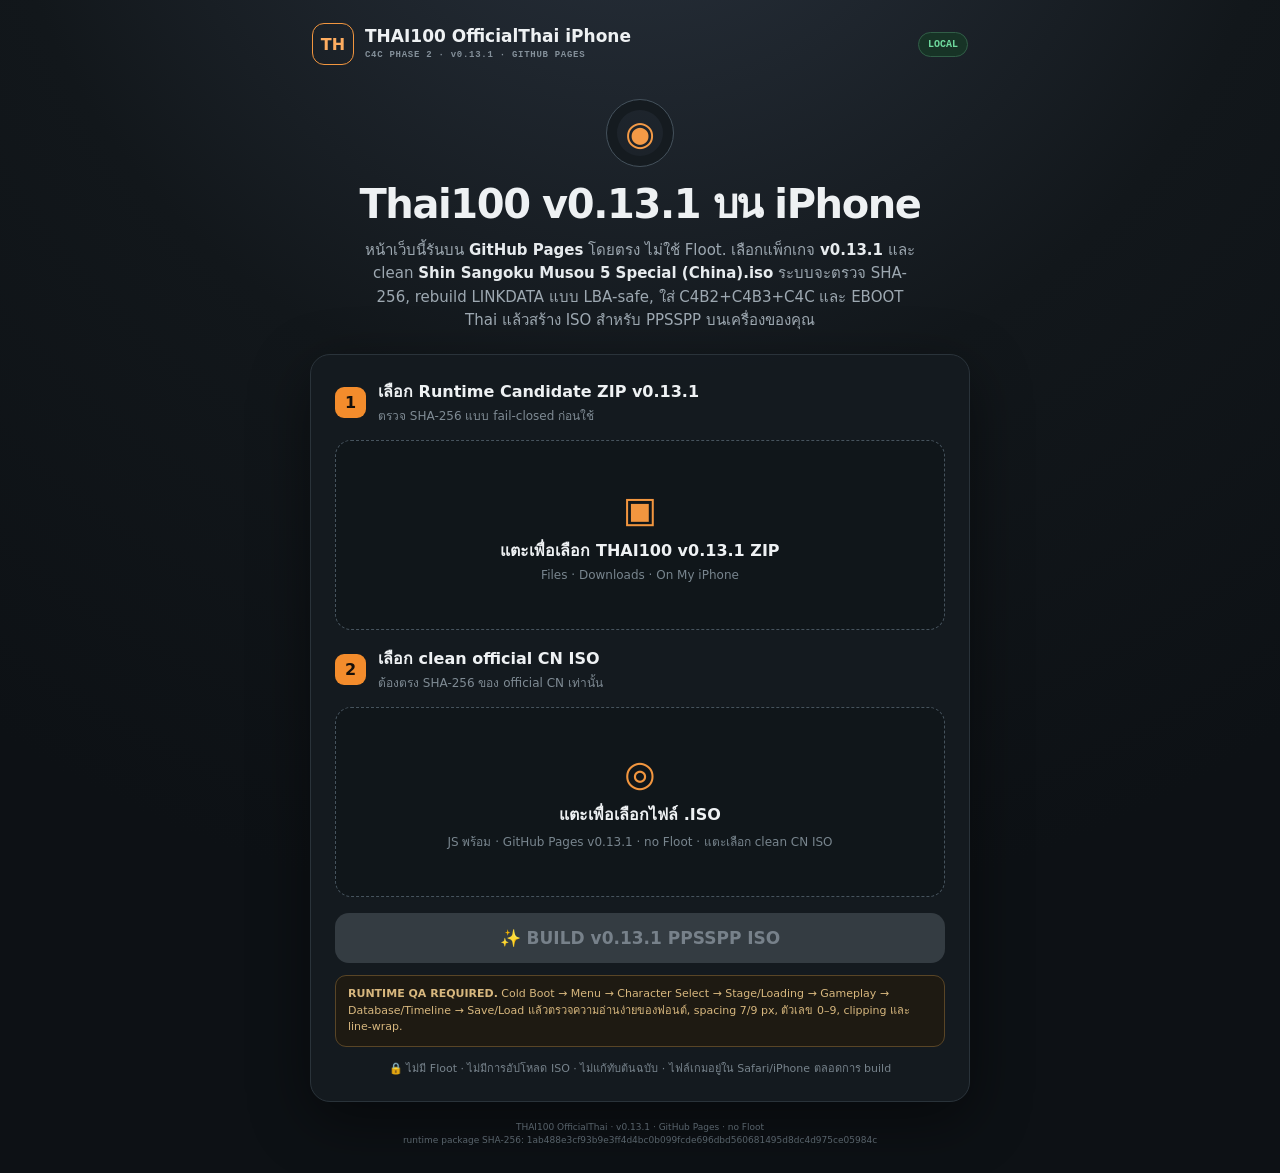
<file: index.html>
<!doctype html><html lang="th"><head><meta charset="UTF-8"><meta name="viewport" content="width=device-width,initial-scale=1,viewport-fit=cover"><meta name="theme-color" content="#101418"><meta name="apple-mobile-web-app-capable" content="yes"><meta name="apple-mobile-web-app-status-bar-style" content="black-translucent"><title>THAI100 OfficialThai v0.13.1</title><link rel="stylesheet" href="style.css?v=131"></head><body><main><div class="wrap"><header><div class="logo">TH</div><div><b>THAI100 OfficialThai iPhone</b><small>C4C PHASE 2 · v0.13.1 · GITHUB PAGES</small></div><span class="local">LOCAL</span></header><section class="hero"><div class="disc">◉</div><h1>Thai100 v0.13.1 บน iPhone</h1><p>หน้าเว็บนี้รันบน <strong>GitHub Pages</strong> โดยตรง ไม่ใช้ Floot. เลือกแพ็กเกจ <strong>v0.13.1</strong> และ clean <strong>Shin Sangoku Musou 5 Special (China).iso</strong> ระบบจะตรวจ SHA-256, rebuild LINKDATA แบบ LBA-safe, ใส่ C4B2+C4B3+C4C และ EBOOT Thai แล้วสร้าง ISO สำหรับ PPSSPP บนเครื่องของคุณ</p></section><section class="card" id="workCard"><div class="step"><i>1</i><div><b>เลือก Runtime Candidate ZIP v0.13.1</b><span>ตรวจ SHA-256 แบบ fail-closed ก่อนใช้</span></div></div><label class="picker"><input id="packageInput" type="file" accept=".zip,application/zip"><div class="pickIcon">▣</div><b id="packageName">แตะเพื่อเลือก THAI100 v0.13.1 ZIP</b><span id="packageMeta">Files · Downloads · On My iPhone</span></label><div class="step" style="margin-top:16px"><i>2</i><div><b>เลือก clean official CN ISO</b><span>ต้องตรง SHA-256 ของ official CN เท่านั้น</span></div></div><label class="picker"><input id="fileInput" type="file"><div class="pickIcon">◎</div><b id="fileName">แตะเพื่อเลือกไฟล์ .ISO</b><span id="fileMeta">Files · iCloud Drive · On My iPhone</span></label><button class="secondary" id="confirmFileBtn" hidden>✓ เช็คไฟล์ที่เลือก</button><div class="ready" id="readyBox" hidden>✓ <span><b id="readyTitle">พร้อม BUILD v0.13.1</b><small id="readyDetail">ตรวจ baseline แบบ fail-closed ก่อนแก้ทุกครั้ง</small></span></div><div class="progress" id="progressBox" hidden><div><span><b id="progressStage">พร้อม</b><small id="progressDetail"></small></span><strong id="progressPct">0%</strong></div><progress id="progressBar" max="100" value="0"></progress></div><div class="error" id="errorBox" hidden><b>⚠ หยุดแบบ Fail-Closed</b><span id="errorText"></span></div><button id="patchBtn" disabled>✨ BUILD v0.13.1 PPSSPP ISO</button><div class="warn"><strong>RUNTIME QA REQUIRED.</strong> Cold Boot → Menu → Character Select → Stage/Loading → Gameplay → Database/Timeline → Save/Load แล้วตรวจความอ่านง่ายของฟอนต์, spacing 7/9 px, ตัวเลข 0–9, clipping และ line-wrap.</div><p class="note">🔒 ไม่มี Floot · ไม่มีการอัปโหลด ISO · ไม่แก้ทับต้นฉบับ · ไฟล์เกมอยู่ใน Safari/iPhone ตลอดการ build</p></section><section class="done" id="doneCard" hidden><div class="check">✓</div><span class="tag">STATIC BUILD PASS</span><h2>ISO v0.13.1 สำหรับ runtime test พร้อมแล้ว</h2><p id="doneName"></p><div class="stats"><div><b id="doneSize">-</b><small>ISO</small></div><div><b>95</b><small>LINKDATA records</small></div><div><b>5/5</b><small>internal verify</small></div></div><button class="primary" id="saveBtn">⬇ บันทึก ISO</button><button class="secondary" id="shareBtn" hidden>↗ แชร์ / Save to Files</button><button class="secondary" id="reportBtn">⬇ บันทึก BUILD_REPORT.json</button><p class="play">▶ Cold Boot ISO ใหม่นี้ใน PPSSPP แล้วเทส: Boot → Menu → Character Select → Stage/Loading → Gameplay → Database/Timeline → Save/Load</p><div class="runtime"><h3>หลังเทส กดผลเพื่อสร้าง runtime state JSON</h3><div class="runtime-grid"><button class="pass" data-result="PASS">PASS</button><button class="hang" data-result="FONT_LAYOUT_FAIL">FONT/LAYOUT FAIL</button><button class="crash" data-result="CRASH">CRASH</button></div></div><button class="ghost" id="resetBtn">เริ่มใหม่</button></section><footer><span>THAI100 OfficialThai · v0.13.1 · GitHub Pages · no Floot</span><span>runtime package SHA-256: 1ab488e3cf93b9e3ff4d4bc0b099fcde696dbd560681495d8dc4d975ce05984c</span></footer></div></main><script src="core.js?v=131"></script><script src="patcher.js?v=131"></script><script src="ui-v1.js?v=131"></script></body></html>
</file>
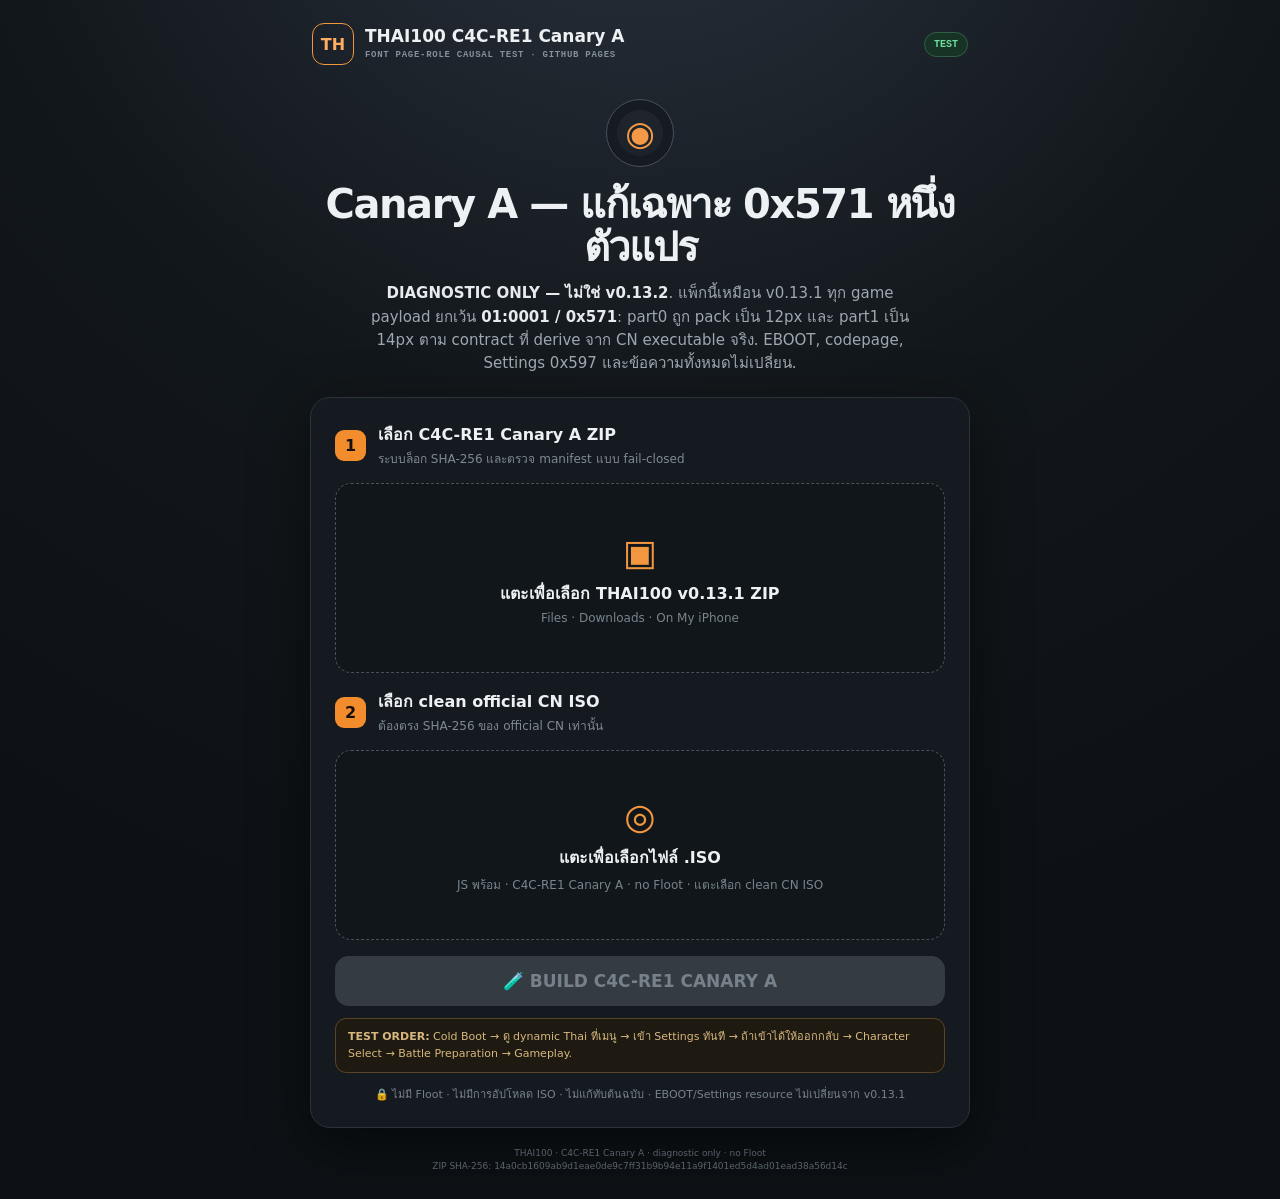
<file: canary-a.html>
<!doctype html><html lang="th"><head><meta charset="UTF-8"><meta name="viewport" content="width=device-width,initial-scale=1,viewport-fit=cover"><meta name="theme-color" content="#101418"><meta name="apple-mobile-web-app-capable" content="yes"><meta name="apple-mobile-web-app-status-bar-style" content="black-translucent"><title>THAI100 C4C-RE1 Canary A</title><link rel="stylesheet" href="style.css?v=re1a"></head><body><main><div class="wrap"><header><div class="logo">TH</div><div><b>THAI100 C4C-RE1 Canary A</b><small>FONT PAGE-ROLE CAUSAL TEST · GITHUB PAGES</small></div><span class="local">TEST</span></header><section class="hero"><div class="disc">◉</div><h1>Canary A — แก้เฉพาะ 0x571 หนึ่งตัวแปร</h1><p><strong>DIAGNOSTIC ONLY — ไม่ใช่ v0.13.2</strong>. แพ็กนี้เหมือน v0.13.1 ทุก game payload ยกเว้น <strong>01:0001 / 0x571</strong>: part0 ถูก pack เป็น 12px และ part1 เป็น 14px ตาม contract ที่ derive จาก CN executable จริง. EBOOT, codepage, Settings 0x597 และข้อความทั้งหมดไม่เปลี่ยน.</p></section><section class="card" id="workCard"><div class="step"><i>1</i><div><b>เลือก C4C-RE1 Canary A ZIP</b><span>ระบบล็อก SHA-256 และตรวจ manifest แบบ fail-closed</span></div></div><label class="picker"><input id="packageInput" type="file" accept=".zip,application/zip"><div class="pickIcon">▣</div><b id="packageName">แตะเพื่อเลือก Canary A ZIP</b><span id="packageMeta">Files · Downloads · On My iPhone</span></label><div class="step" style="margin-top:16px"><i>2</i><div><b>เลือก clean official CN ISO</b><span>ต้องตรง SHA-256 ของ official CN เท่านั้น</span></div></div><label class="picker"><input id="fileInput" type="file"><div class="pickIcon">◎</div><b id="fileName">แตะเพื่อเลือกไฟล์ .ISO</b><span id="fileMeta">Files · iCloud Drive · On My iPhone</span></label><button class="secondary" id="confirmFileBtn" hidden>✓ เช็คไฟล์ที่เลือก</button><div class="ready" id="readyBox" hidden>✓ <span><b id="readyTitle">พร้อม BUILD Canary A</b><small id="readyDetail">single-variable diagnostic</small></span></div><div class="progress" id="progressBox" hidden><div><span><b id="progressStage">พร้อม</b><small id="progressDetail"></small></span><strong id="progressPct">0%</strong></div><progress id="progressBar" max="100" value="0"></progress></div><div class="error" id="errorBox" hidden><b>⚠ หยุดแบบ Fail-Closed</b><span id="errorText"></span></div><button id="patchBtn" disabled>🧪 BUILD C4C-RE1 CANARY A</button><div class="warn"><strong>TEST ORDER:</strong> Cold Boot → ดู dynamic Thai ที่เมนู → เข้า Settings ทันที → ถ้าเข้าได้ให้ออกกลับ → Character Select → Battle Preparation → Gameplay.</div><p class="note">🔒 ไม่มี Floot · ไม่มีการอัปโหลด ISO · ไม่แก้ทับต้นฉบับ · EBOOT/Settings resource ไม่เปลี่ยนจาก v0.13.1</p></section><section class="done" id="doneCard" hidden><div class="check">✓</div><span class="tag">DIAGNOSTIC BUILD READY</span><h2>Canary A ISO พร้อมทดสอบ</h2><p id="doneName"></p><div class="stats"><div><b id="doneSize">-</b><small>ISO</small></div><div><b>1</b><small>game payload delta</small></div><div><b>0x571</b><small>only</small></div></div><button class="primary" id="saveBtn">⬇ บันทึก ISO</button><button class="secondary" id="shareBtn" hidden>↗ แชร์ / Save to Files</button><button class="secondary" id="reportBtn">⬇ บันทึก BUILD_REPORT.json</button><p class="play">▶ ผลที่ต้องการ: 1) Thai อ่านได้หรือยัง 2) Settings เข้าได้หรือยัง</p><div class="runtime"><h3>หลังเทส เลือกผลที่ใกล้ที่สุด</h3><div class="runtime-grid"><button class="pass" data-result="PASS">READABLE + SETTINGS PASS</button><button class="hang" data-result="FONT_LAYOUT_FAIL">READABLE + SETTINGS HANG</button><button class="crash" data-result="CRASH">STILL CORRUPT / OTHER FAIL</button></div></div><button class="ghost" id="resetBtn">เริ่มใหม่</button></section><footer><span>THAI100 · C4C-RE1 Canary A · diagnostic only · no Floot</span><span>ZIP SHA-256: 14a0cb1609ab9d1eae0de9c7ff31b9b94e11a9f1401ed5d4ad01ead38a56d14c</span></footer></div></main><script src="core.js?v=re1a"></script><script src="patcher.js?v=131"></script><script src="canary-a.js?v=1"></script><script src="ui-v1.js?v=131"></script><script>document.getElementById('patchBtn').textContent='🧪 BUILD C4C-RE1 CANARY A';document.getElementById('fileMeta').textContent='JS พร้อม · C4C-RE1 Canary A · no Floot · แตะเลือก clean CN ISO';</script></body></html>
</file>
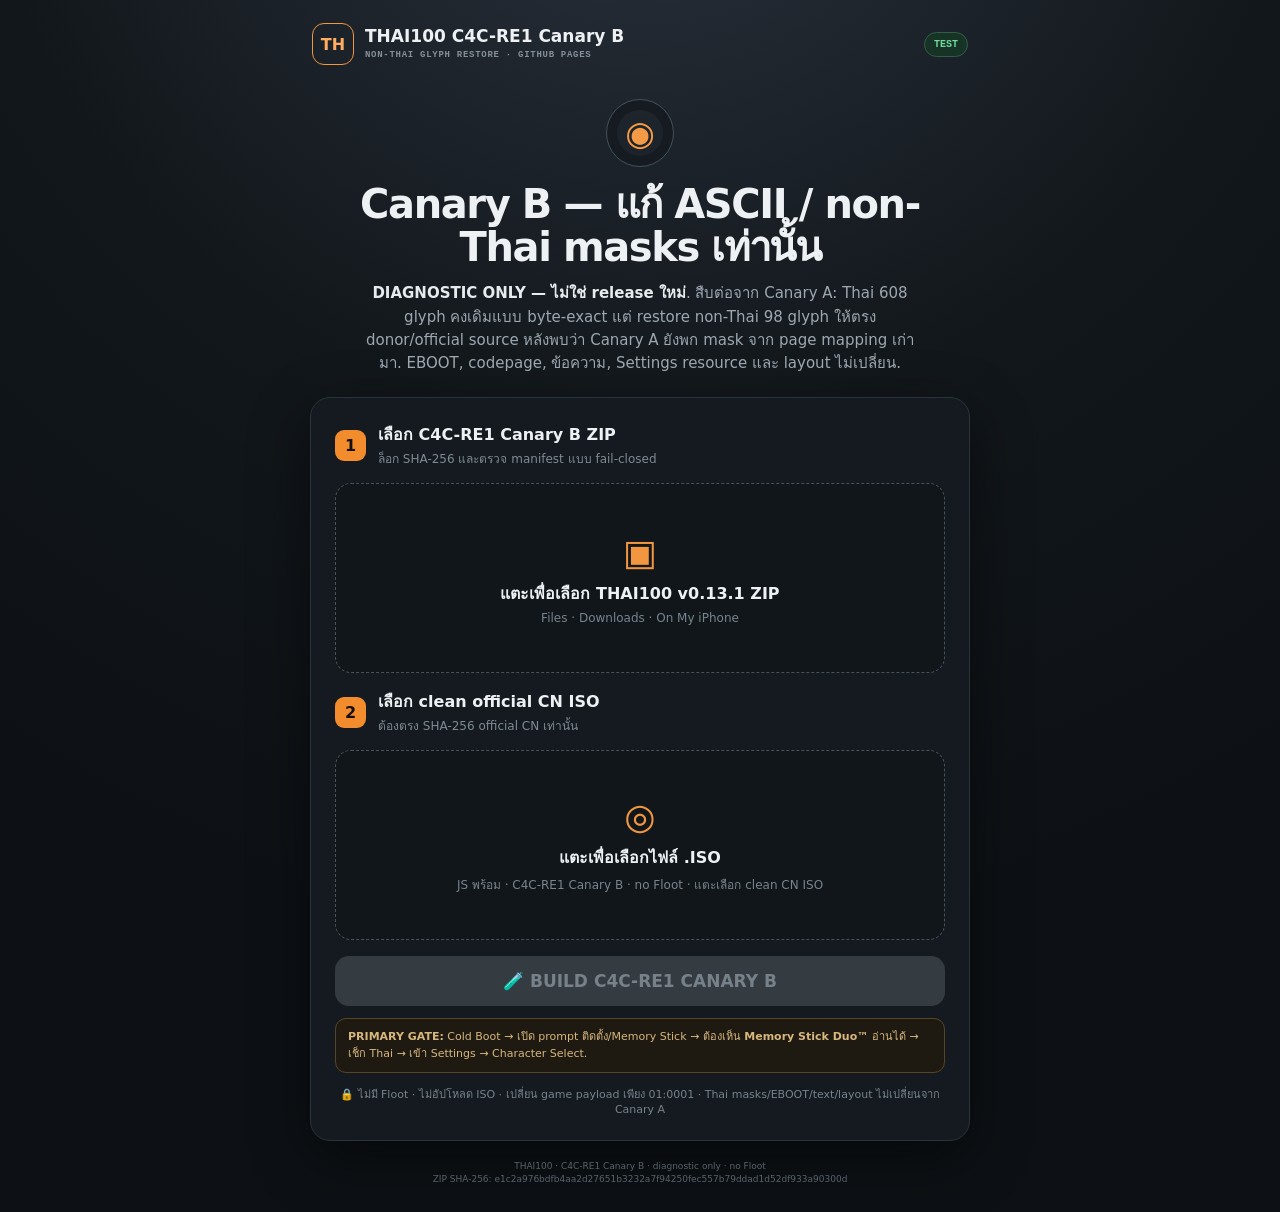
<file: canary-b.html>
<!doctype html><html lang="th"><head><meta charset="UTF-8"><meta name="viewport" content="width=device-width,initial-scale=1,viewport-fit=cover"><meta name="theme-color" content="#101418"><meta name="apple-mobile-web-app-capable" content="yes"><meta name="apple-mobile-web-app-status-bar-style" content="black-translucent"><title>THAI100 C4C-RE1 Canary B</title><link rel="stylesheet" href="style.css?v=re1b"></head><body><main><div class="wrap"><header><div class="logo">TH</div><div><b>THAI100 C4C-RE1 Canary B</b><small>NON-THAI GLYPH RESTORE · GITHUB PAGES</small></div><span class="local">TEST</span></header><section class="hero"><div class="disc">◉</div><h1>Canary B — แก้ ASCII / non-Thai masks เท่านั้น</h1><p><strong>DIAGNOSTIC ONLY — ไม่ใช่ release ใหม่</strong>. สืบต่อจาก Canary A: Thai 608 glyph คงเดิมแบบ byte-exact แต่ restore non-Thai 98 glyph ให้ตรง donor/official source หลังพบว่า Canary A ยังพก mask จาก page mapping เก่ามา. EBOOT, codepage, ข้อความ, Settings resource และ layout ไม่เปลี่ยน.</p></section><section class="card" id="workCard"><div class="step"><i>1</i><div><b>เลือก C4C-RE1 Canary B ZIP</b><span>ล็อก SHA-256 และตรวจ manifest แบบ fail-closed</span></div></div><label class="picker"><input id="packageInput" type="file" accept=".zip,application/zip"><div class="pickIcon">▣</div><b id="packageName">แตะเพื่อเลือก Canary B ZIP</b><span id="packageMeta">Files · Downloads · On My iPhone</span></label><div class="step" style="margin-top:16px"><i>2</i><div><b>เลือก clean official CN ISO</b><span>ต้องตรง SHA-256 official CN เท่านั้น</span></div></div><label class="picker"><input id="fileInput" type="file"><div class="pickIcon">◎</div><b id="fileName">แตะเพื่อเลือกไฟล์ .ISO</b><span id="fileMeta">Files · iCloud Drive · On My iPhone</span></label><button class="secondary" id="confirmFileBtn" hidden>✓ เช็คไฟล์ที่เลือก</button><div class="ready" id="readyBox" hidden>✓ <span><b id="readyTitle">พร้อม BUILD Canary B</b><small id="readyDetail">ASCII/non-Thai single-variable diagnostic</small></span></div><div class="progress" id="progressBox" hidden><div><span><b id="progressStage">พร้อม</b><small id="progressDetail"></small></span><strong id="progressPct">0%</strong></div><progress id="progressBar" max="100" value="0"></progress></div><div class="error" id="errorBox" hidden><b>⚠ หยุดแบบ Fail-Closed</b><span id="errorText"></span></div><button id="patchBtn" disabled>🧪 BUILD C4C-RE1 CANARY B</button><div class="warn"><strong>PRIMARY GATE:</strong> Cold Boot → เปิด prompt ติดตั้ง/Memory Stick → ต้องเห็น <strong>Memory Stick Duo™</strong> อ่านได้ → เช็ก Thai → เข้า Settings → Character Select.</div><p class="note">🔒 ไม่มี Floot · ไม่อัปโหลด ISO · เปลี่ยน game payload เพียง 01:0001 · Thai masks/EBOOT/text/layout ไม่เปลี่ยนจาก Canary A</p></section><section class="done" id="doneCard" hidden><div class="check">✓</div><span class="tag">DIAGNOSTIC BUILD READY</span><h2>Canary B ISO พร้อมทดสอบ</h2><p id="doneName"></p><div class="stats"><div><b id="doneSize">-</b><small>ISO</small></div><div><b>1</b><small>game payload delta</small></div><div><b>98</b><small>non-Thai masks restored</small></div></div><button class="primary" id="saveBtn">⬇ บันทึก ISO</button><button class="secondary" id="shareBtn" hidden>↗ แชร์ / Save to Files</button><button class="secondary" id="reportBtn">⬇ บันทึก BUILD_REPORT.json</button><p class="play">▶ จุดตัดสินหลัก: บรรทัด Memory Stick Duo™ ต้องกลับมาอ่านได้ โดย Thai ต้องไม่ถอย</p><div class="runtime"><h3>หลังเทส เลือกผลที่ใกล้ที่สุด</h3><div class="runtime-grid"><button class="pass" data-result="PASS">ASCII FIXED + THAI OK</button><button class="hang" data-result="FONT_LAYOUT_FAIL">ASCII FIXED / LAYOUT STILL BAD</button><button class="crash" data-result="CRASH">ASCII STILL CORRUPT / REGRESSION</button></div></div><button class="ghost" id="resetBtn">เริ่มใหม่</button></section><footer><span>THAI100 · C4C-RE1 Canary B · diagnostic only · no Floot</span><span>ZIP SHA-256: e1c2a976bdfb4aa2d27651b3232a7f94250fec557b79ddad1d52df933a90300d</span></footer></div></main><script src="core.js?v=re1b"></script><script src="patcher.js?v=131"></script><script src="canary-b.js?v=1"></script><script src="ui-v1.js?v=131"></script><script>document.getElementById('patchBtn').textContent='🧪 BUILD C4C-RE1 CANARY B';document.getElementById('fileMeta').textContent='JS พร้อม · C4C-RE1 Canary B · no Floot · แตะเลือก clean CN ISO';</script></body></html>
</file>
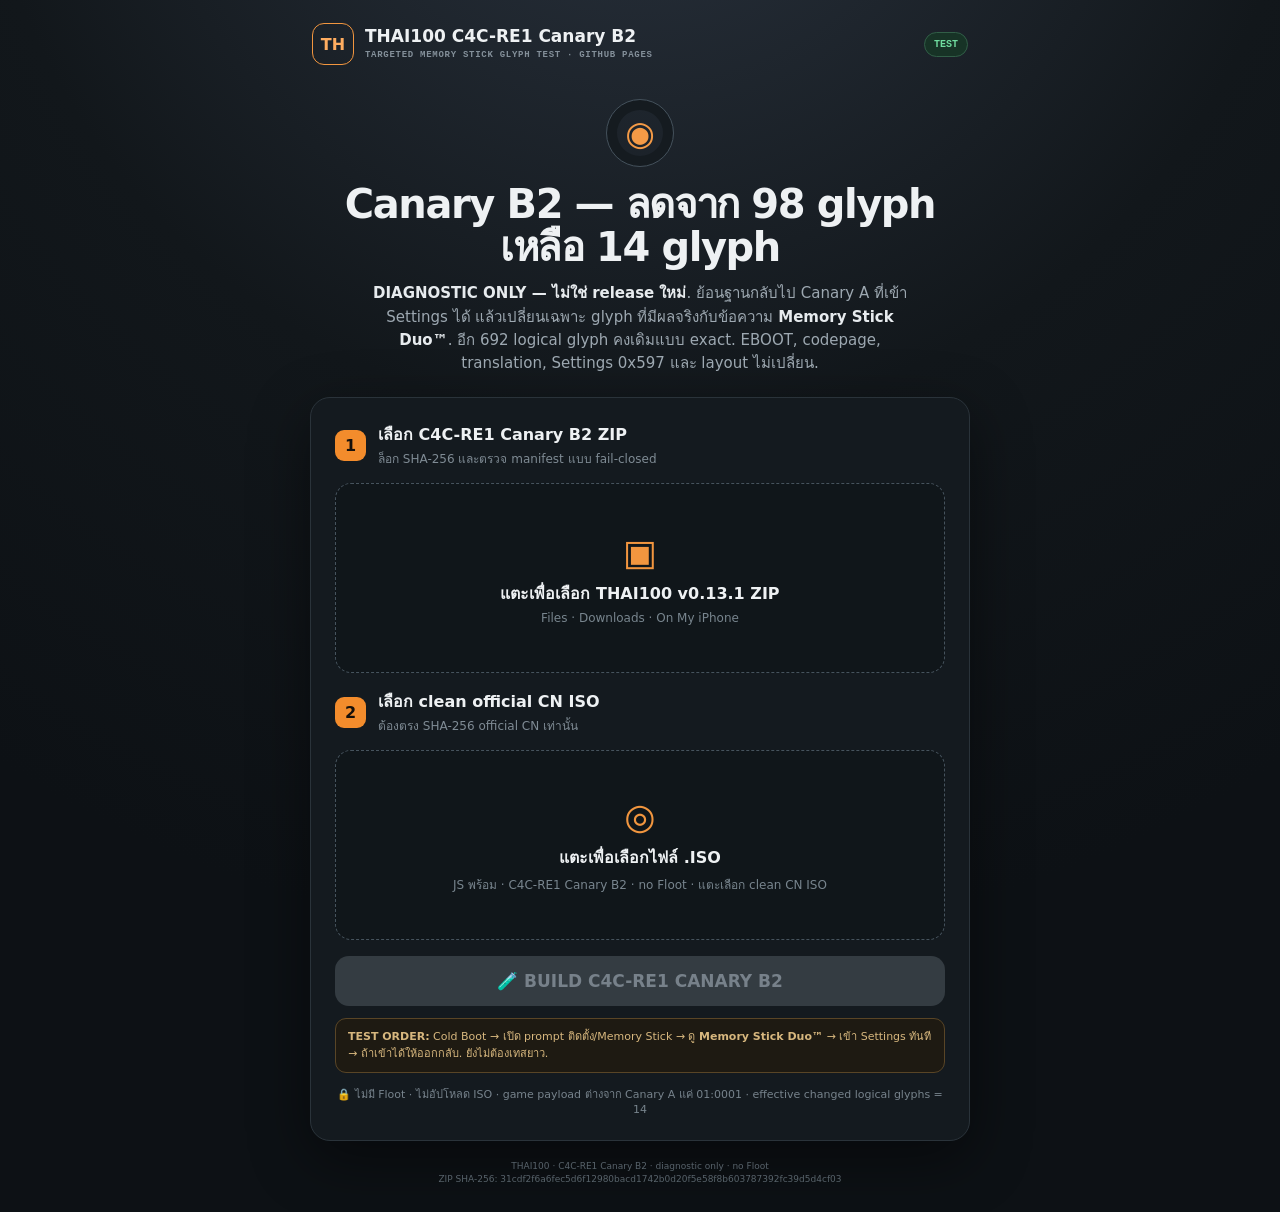
<file: canary-b2.html>
<!doctype html><html lang="th"><head><meta charset="UTF-8"><meta name="viewport" content="width=device-width,initial-scale=1,viewport-fit=cover"><meta name="theme-color" content="#101418"><meta name="apple-mobile-web-app-capable" content="yes"><meta name="apple-mobile-web-app-status-bar-style" content="black-translucent"><title>THAI100 C4C-RE1 Canary B2</title><link rel="stylesheet" href="style.css?v=re1b2"></head><body><main><div class="wrap"><header><div class="logo">TH</div><div><b>THAI100 C4C-RE1 Canary B2</b><small>TARGETED MEMORY STICK GLYPH TEST · GITHUB PAGES</small></div><span class="local">TEST</span></header><section class="hero"><div class="disc">◉</div><h1>Canary B2 — ลดจาก 98 glyph เหลือ 14 glyph</h1><p><strong>DIAGNOSTIC ONLY — ไม่ใช่ release ใหม่</strong>. ย้อนฐานกลับไป Canary A ที่เข้า Settings ได้ แล้วเปลี่ยนเฉพาะ glyph ที่มีผลจริงกับข้อความ <strong>Memory Stick Duo™</strong>. อีก 692 logical glyph คงเดิมแบบ exact. EBOOT, codepage, translation, Settings 0x597 และ layout ไม่เปลี่ยน.</p></section><section class="card" id="workCard"><div class="step"><i>1</i><div><b>เลือก C4C-RE1 Canary B2 ZIP</b><span>ล็อก SHA-256 และตรวจ manifest แบบ fail-closed</span></div></div><label class="picker"><input id="packageInput" type="file" accept=".zip,application/zip"><div class="pickIcon">▣</div><b id="packageName">แตะเพื่อเลือก Canary B2 ZIP</b><span id="packageMeta">Files · Downloads · On My iPhone</span></label><div class="step" style="margin-top:16px"><i>2</i><div><b>เลือก clean official CN ISO</b><span>ต้องตรง SHA-256 official CN เท่านั้น</span></div></div><label class="picker"><input id="fileInput" type="file"><div class="pickIcon">◎</div><b id="fileName">แตะเพื่อเลือกไฟล์ .ISO</b><span id="fileMeta">Files · iCloud Drive · On My iPhone</span></label><button class="secondary" id="confirmFileBtn" hidden>✓ เช็คไฟล์ที่เลือก</button><div class="ready" id="readyBox" hidden>✓ <span><b id="readyTitle">พร้อม BUILD Canary B2</b><small id="readyDetail">14-glyph targeted diagnostic</small></span></div><div class="progress" id="progressBox" hidden><div><span><b id="progressStage">พร้อม</b><small id="progressDetail"></small></span><strong id="progressPct">0%</strong></div><progress id="progressBar" max="100" value="0"></progress></div><div class="error" id="errorBox" hidden><b>⚠ หยุดแบบ Fail-Closed</b><span id="errorText"></span></div><button id="patchBtn" disabled>🧪 BUILD C4C-RE1 CANARY B2</button><div class="warn"><strong>TEST ORDER:</strong> Cold Boot → เปิด prompt ติดตั้ง/Memory Stick → ดู <strong>Memory Stick Duo™</strong> → เข้า Settings ทันที → ถ้าเข้าได้ให้ออกกลับ. ยังไม่ต้องเทสยาว.</div><p class="note">🔒 ไม่มี Floot · ไม่อัปโหลด ISO · game payload ต่างจาก Canary A แค่ 01:0001 · effective changed logical glyphs = 14</p></section><section class="done" id="doneCard" hidden><div class="check">✓</div><span class="tag">DIAGNOSTIC BUILD READY</span><h2>Canary B2 ISO พร้อมทดสอบ</h2><p id="doneName"></p><div class="stats"><div><b id="doneSize">-</b><small>ISO</small></div><div><b>1</b><small>game payload delta</small></div><div><b>14</b><small>effective glyph changes</small></div></div><button class="primary" id="saveBtn">⬇ บันทึก ISO</button><button class="secondary" id="shareBtn" hidden>↗ แชร์ / Save to Files</button><button class="secondary" id="reportBtn">⬇ บันทึก BUILD_REPORT.json</button><p class="play">▶ จุดตัดสิน: Memory Stick Duo™ + Settings เท่านั้น</p><div class="runtime"><h3>หลังเทส เลือกผลที่ใกล้ที่สุด</h3><div class="runtime-grid"><button class="pass" data-result="PASS">PROMPT FIXED + SETTINGS PASS</button><button class="hang" data-result="FONT_LAYOUT_FAIL">PROMPT FIXED + SETTINGS CRASH/HANG</button><button class="crash" data-result="CRASH">PROMPT STILL BAD / OTHER FAIL</button></div></div><button class="ghost" id="resetBtn">เริ่มใหม่</button></section><footer><span>THAI100 · C4C-RE1 Canary B2 · diagnostic only · no Floot</span><span>ZIP SHA-256: 31cdf2f6a6fec5d6f12980bacd1742b0d20f5e58f8b603787392fc39d5d4cf03</span></footer></div></main><script src="core.js?v=re1b2"></script><script src="patcher.js?v=131"></script><script src="canary-b2.js?v=1"></script><script src="ui-v1.js?v=131"></script><script>document.getElementById('patchBtn').textContent='🧪 BUILD C4C-RE1 CANARY B2';document.getElementById('fileMeta').textContent='JS พร้อม · C4C-RE1 Canary B2 · no Floot · แตะเลือก clean CN ISO';</script></body></html>
</file>
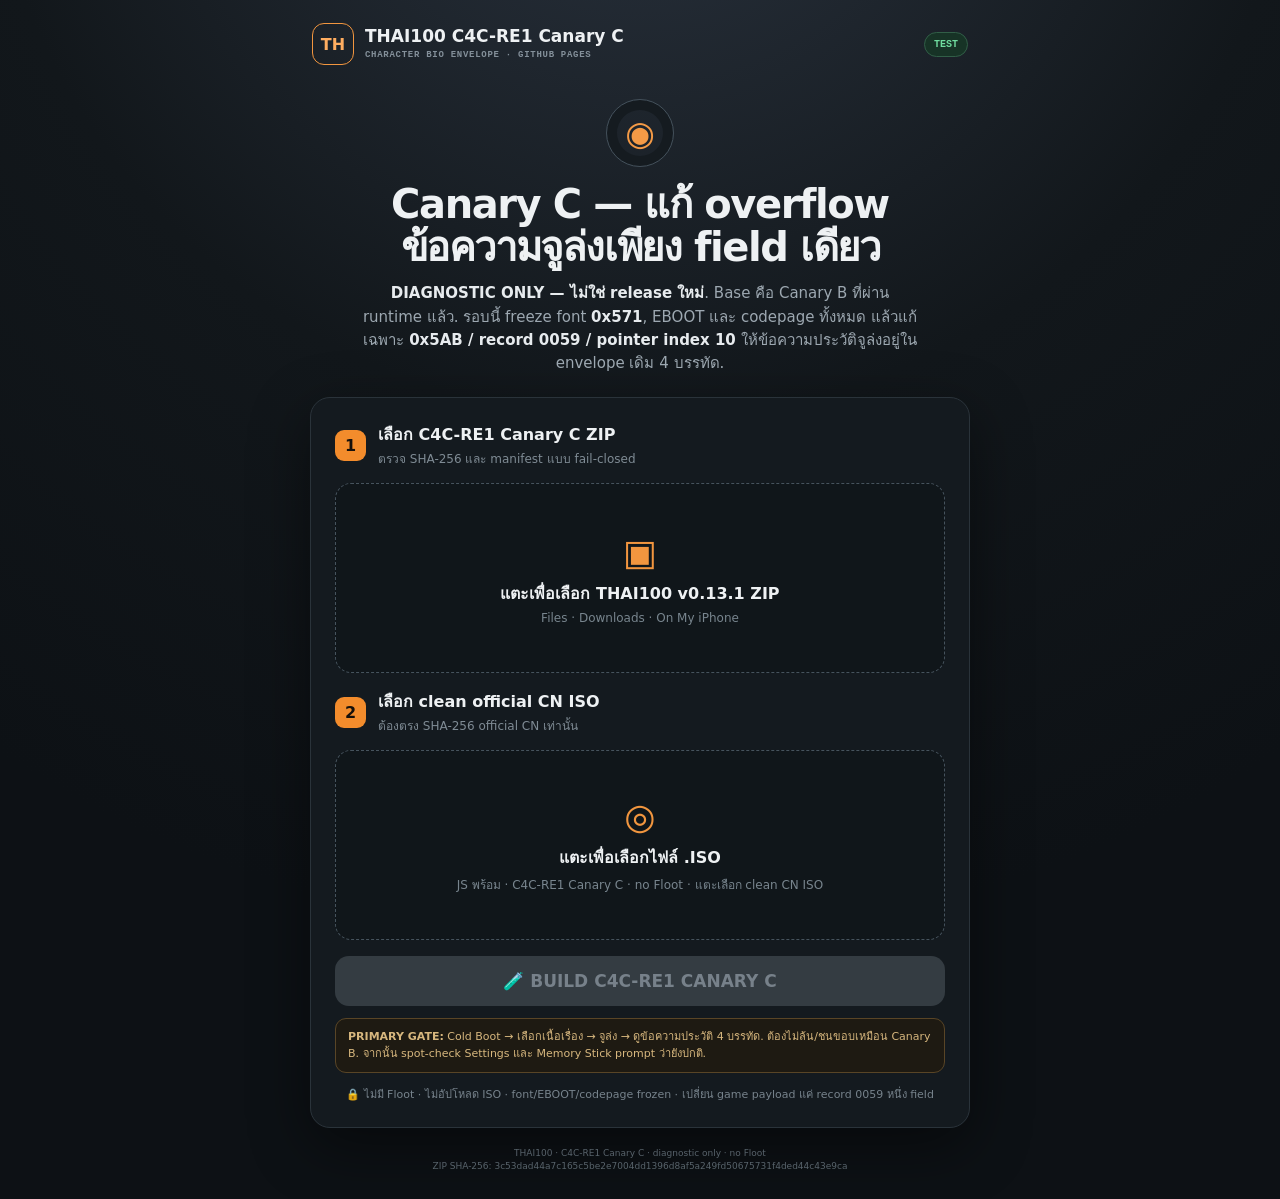
<file: canary-c.html>
<!doctype html><html lang="th"><head><meta charset="UTF-8"><meta name="viewport" content="width=device-width,initial-scale=1,viewport-fit=cover"><meta name="theme-color" content="#101418"><meta name="apple-mobile-web-app-capable" content="yes"><meta name="apple-mobile-web-app-status-bar-style" content="black-translucent"><title>THAI100 C4C-RE1 Canary C</title><link rel="stylesheet" href="style.css?v=re1c"></head><body><main><div class="wrap"><header><div class="logo">TH</div><div><b>THAI100 C4C-RE1 Canary C</b><small>CHARACTER BIO ENVELOPE · GITHUB PAGES</small></div><span class="local">TEST</span></header><section class="hero"><div class="disc">◉</div><h1>Canary C — แก้ overflow ข้อความจูล่งเพียง field เดียว</h1><p><strong>DIAGNOSTIC ONLY — ไม่ใช่ release ใหม่</strong>. Base คือ Canary B ที่ผ่าน runtime แล้ว. รอบนี้ freeze font <strong>0x571</strong>, EBOOT และ codepage ทั้งหมด แล้วแก้เฉพาะ <strong>0x5AB / record 0059 / pointer index 10</strong> ให้ข้อความประวัติจูล่งอยู่ใน envelope เดิม 4 บรรทัด.</p></section><section class="card" id="workCard"><div class="step"><i>1</i><div><b>เลือก C4C-RE1 Canary C ZIP</b><span>ตรวจ SHA-256 และ manifest แบบ fail-closed</span></div></div><label class="picker"><input id="packageInput" type="file" accept=".zip,application/zip"><div class="pickIcon">▣</div><b id="packageName">แตะเพื่อเลือก Canary C ZIP</b><span id="packageMeta">Files · Downloads · On My iPhone</span></label><div class="step" style="margin-top:16px"><i>2</i><div><b>เลือก clean official CN ISO</b><span>ต้องตรง SHA-256 official CN เท่านั้น</span></div></div><label class="picker"><input id="fileInput" type="file"><div class="pickIcon">◎</div><b id="fileName">แตะเพื่อเลือกไฟล์ .ISO</b><span id="fileMeta">Files · iCloud Drive · On My iPhone</span></label><button class="secondary" id="confirmFileBtn" hidden>✓ เช็คไฟล์ที่เลือก</button><div class="ready" id="readyBox" hidden>✓ <span><b id="readyTitle">พร้อม BUILD Canary C</b><small id="readyDetail">single-field layout diagnostic</small></span></div><div class="progress" id="progressBox" hidden><div><span><b id="progressStage">พร้อม</b><small id="progressDetail"></small></span><strong id="progressPct">0%</strong></div><progress id="progressBar" max="100" value="0"></progress></div><div class="error" id="errorBox" hidden><b>⚠ หยุดแบบ Fail-Closed</b><span id="errorText"></span></div><button id="patchBtn" disabled>🧪 BUILD C4C-RE1 CANARY C</button><div class="warn"><strong>PRIMARY GATE:</strong> Cold Boot → เลือกเนื้อเรื่อง → จูล่ง → ดูข้อความประวัติ 4 บรรทัด. ต้องไม่ล้น/ชนขอบเหมือน Canary B. จากนั้น spot-check Settings และ Memory Stick prompt ว่ายังปกติ.</div><p class="note">🔒 ไม่มี Floot · ไม่อัปโหลด ISO · font/EBOOT/codepage frozen · เปลี่ยน game payload แค่ record 0059 หนึ่ง field</p></section><section class="done" id="doneCard" hidden><div class="check">✓</div><span class="tag">DIAGNOSTIC BUILD READY</span><h2>Canary C ISO พร้อมทดสอบ</h2><p id="doneName"></p><div class="stats"><div><b id="doneSize">-</b><small>ISO</small></div><div><b>1</b><small>record changed</small></div><div><b>1</b><small>text field changed</small></div></div><button class="primary" id="saveBtn">⬇ บันทึก ISO</button><button class="secondary" id="shareBtn" hidden>↗ แชร์ / Save to Files</button><button class="secondary" id="reportBtn">⬇ บันทึก BUILD_REPORT.json</button><p class="play">▶ จุดตัดสิน: ประวัติจูล่งต้องอยู่ใน panel 4 บรรทัด โดยฟอนต์/ASCII ต้องไม่ถอย</p><div class="runtime"><h3>หลังเทส เลือกผลที่ใกล้ที่สุด</h3><div class="runtime-grid"><button class="pass" data-result="PASS">BIO FITS + NO REGRESSION</button><button class="hang" data-result="FONT_LAYOUT_FAIL">BIO STILL CLIPS</button><button class="crash" data-result="CRASH">REGRESSION / OTHER FAIL</button></div></div><button class="ghost" id="resetBtn">เริ่มใหม่</button></section><footer><span>THAI100 · C4C-RE1 Canary C · diagnostic only · no Floot</span><span>ZIP SHA-256: 3c53dad44a7c165c5be2e7004dd1396d8af5a249fd50675731f4ded44c43e9ca</span></footer></div></main><script src="core.js?v=re1c"></script><script src="patcher.js?v=131"></script><script src="canary-c.js?v=1"></script><script src="ui-v1.js?v=131"></script><script>document.getElementById('patchBtn').textContent='🧪 BUILD C4C-RE1 CANARY C';document.getElementById('fileMeta').textContent='JS พร้อม · C4C-RE1 Canary C · no Floot · แตะเลือก clean CN ISO';</script></body></html>
</file>
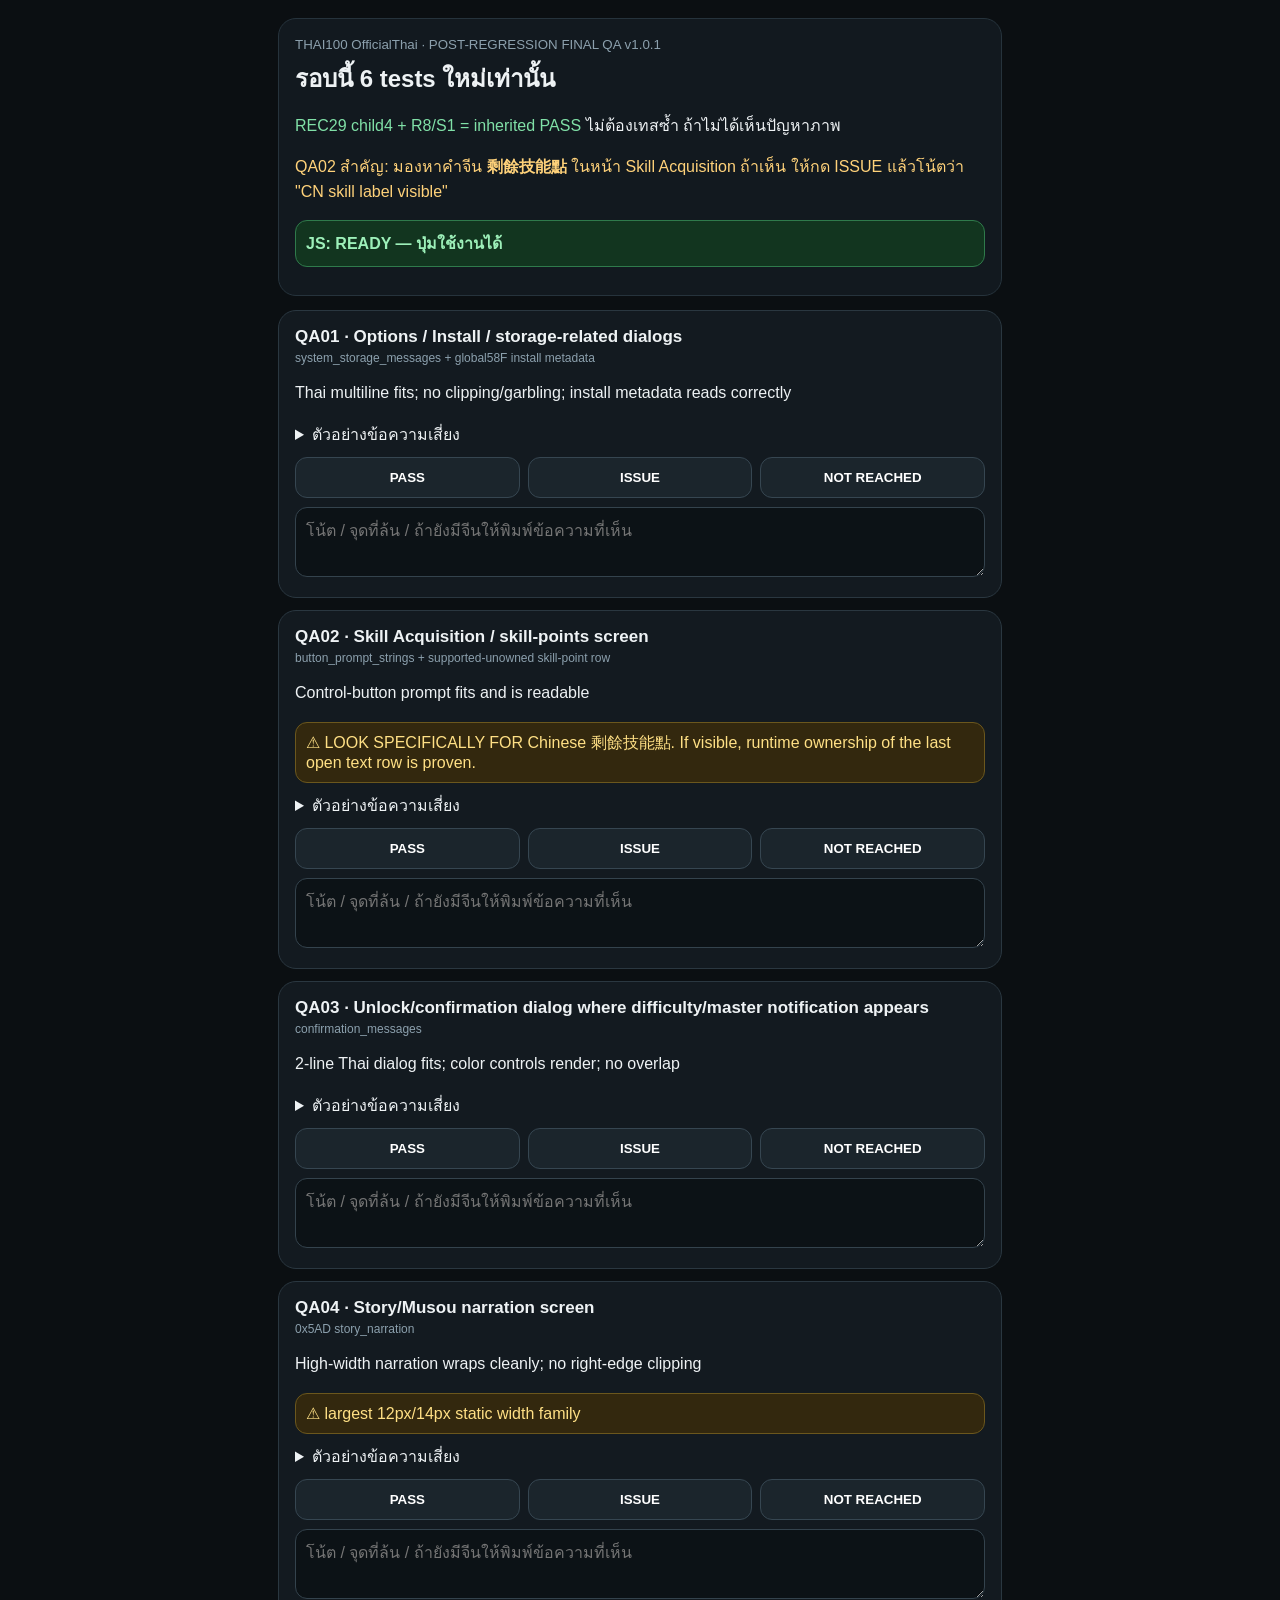
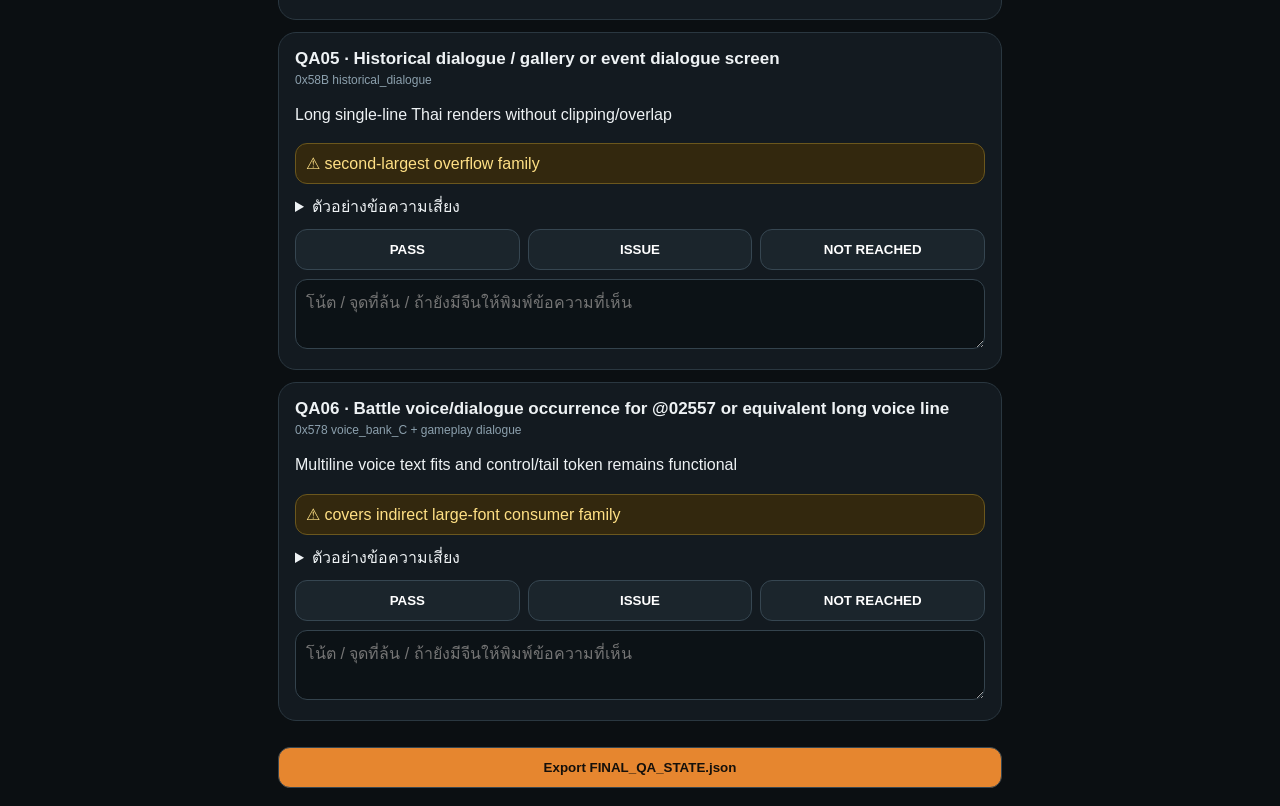
<file: qa.html>
<!doctype html><html lang="th"><head><meta charset="utf-8"><meta name="viewport" content="width=device-width,initial-scale=1,viewport-fit=cover"><title>THAI100 Final QA</title><style>
:root{color-scheme:dark}*{box-sizing:border-box}body{margin:0;background:#0b0f12;color:#eef2f4;font-family:-apple-system,BlinkMacSystemFont,"Noto Sans Thai",sans-serif}main{max-width:760px;margin:auto;padding:18px}h1{font-size:24px;margin:6px 0}.top{background:#12191f;border:1px solid #26333c;border-radius:18px;padding:16px;margin-bottom:14px}.ok{color:#80e0a7}.warn{color:#ffd27a}.test{background:#131a20;border:1px solid #2a3740;border-radius:18px;padding:16px;margin:12px 0}.head b{display:block;font-size:17px}.head span{display:block;color:#8ca0ad;font-size:12px;margin-top:4px}p{line-height:1.55}.open{background:#33280e;border:1px solid #6b571d;padding:10px;border-radius:12px;color:#ffe085;margin:10px 0}details{margin:10px 0}pre{white-space:pre-wrap;background:#0b1014;padding:10px;border-radius:10px;font-family:inherit}.buttons{display:grid;grid-template-columns:repeat(3,1fr);gap:8px}button{touch-action:manipulation;-webkit-tap-highlight-color:rgba(255,255,255,.15);cursor:pointer;user-select:none;border:1px solid #364651;background:#1b252c;color:#fff;border-radius:12px;padding:12px;font-weight:800}button.sel{background:#237d4a;border-color:#55c980}button[data-r="ISSUE"].sel{background:#9a4f16;border-color:#ffb069}button[data-r="NOT_REACHED"].sel{background:#555}textarea{width:100%;min-height:70px;margin-top:9px;border-radius:12px;border:1px solid #34434d;background:#0c1216;color:#fff;padding:10px;font:inherit}#export{width:100%;background:#e6862f;color:#15100b;margin-top:14px}small{color:#8ca0ad}</style></head><body><main><div class="top"><small>THAI100 OfficialThai · POST-REGRESSION FINAL QA v1.0.1</small><h1>รอบนี้ <b>6 tests ใหม่เท่านั้น</b></h1><p><span class="ok">REC29 child4 + R8/S1 = inherited PASS</span> ไม่ต้องเทสซ้ำ ถ้าไม่ได้เห็นปัญหาภาพ</p><p class="warn">QA02 สำคัญ: มองหาคำจีน <b>剩餘技能點</b> ในหน้า Skill Acquisition ถ้าเห็น ให้กด ISSUE แล้วโน้ตว่า "CN skill label visible"</p><div id="jsStatus" style="background:#3b1717;border:1px solid #7b3030;color:#ffb0b0;padding:10px;border-radius:12px;margin-bottom:12px;font-weight:800">JS: NOT RUNNING — ถ้าเห็นอันนี้ ให้เปิดลิงก์ผ่าน Safari โดยตรง</div></div><section class="test" data-id="QA01"><div class="head"><b>QA01 · Options / Install / storage-related dialogs</b><span>system_storage_messages + global58F install metadata</span></div><p>Thai multiline fits; no clipping/garbling; install metadata reads correctly</p><details><summary>ตัวอย่างข้อความเสี่ยง</summary><pre>ในเมนู「ติดตั้ง」ของตัวเลือก
สามารถบันทึกข้อมูลบางส่วนลง Memory Stick Duo™
เพื่อลดเวลาในการโหลด</pre></details><div class="buttons"><button type="button" data-r="PASS">PASS</button><button type="button" data-r="ISSUE">ISSUE</button><button type="button" data-r="NOT_REACHED">NOT REACHED</button></div><textarea placeholder="โน้ต / จุดที่ล้น / ถ้ายังมีจีนให้พิมพ์ข้อความที่เห็น"></textarea></section>
<section class="test" data-id="QA02"><div class="head"><b>QA02 · Skill Acquisition / skill-points screen</b><span>button_prompt_strings + supported-unowned skill-point row</span></div><p>Control-button prompt fits and is readable</p><div class="open">⚠ LOOK SPECIFICALLY FOR Chinese 剩餘技能點. If visible, runtime ownership of the last open text row is proven.</div><details><summary>ตัวอย่างข้อความเสี่ยง</summary><pre>␛PGเลือก　␛POเปลี่ยนอัตราขยาย　␛PFข้อมูลขุนพล　␛PEยกเลิกหนึ่งรายการ　␛PQเรียนรู้</pre></details><div class="buttons"><button type="button" data-r="PASS">PASS</button><button type="button" data-r="ISSUE">ISSUE</button><button type="button" data-r="NOT_REACHED">NOT REACHED</button></div><textarea placeholder="โน้ต / จุดที่ล้น / ถ้ายังมีจีนให้พิมพ์ข้อความที่เห็น"></textarea></section>
<section class="test" data-id="QA03"><div class="head"><b>QA03 · Unlock/confirmation dialog where difficulty/master notification appears</b><span>confirmation_messages</span></div><p>2-line Thai dialog fits; color controls render; no overlap</p><details><summary>ตัวอย่างข้อความเสี่ยง</summary><pre>ในการตั้งค่าความยากของโหมดมูโซและโหมดอิสระ
สามารถเลือก␛C1ปรมาจารย์␛Rได้แล้ว</pre></details><div class="buttons"><button type="button" data-r="PASS">PASS</button><button type="button" data-r="ISSUE">ISSUE</button><button type="button" data-r="NOT_REACHED">NOT REACHED</button></div><textarea placeholder="โน้ต / จุดที่ล้น / ถ้ายังมีจีนให้พิมพ์ข้อความที่เห็น"></textarea></section>
<section class="test" data-id="QA04"><div class="head"><b>QA04 · Story/Musou narration screen</b><span>0x5AD story_narration</span></div><p>High-width narration wraps cleanly; no right-edge clipping</p><div class="open">⚠ largest 12px/14px static width family</div><details><summary>ตัวอย่างข้อความเสี่ยง</summary><pre>ปลายราชวงศ์ฮั่นตะวันออก การเมืองเน่าเฟะทำให้ประชาชนหันหลัง และจางเจี่ยว เจ้าลัทธิไท่ผิง ปลุกกบฏโพกผ้าเหลือง
ราชสำนักสั่งเจ้าแคว้นทั่วประเทศปราบกบฏ แต่ประชดตรงที่เหตุการณ์นี้
กลับเปิดฉากยุคเหล่าวีรบุรุษแบ่งแยกดินแดน</pre></details><div class="buttons"><button type="button" data-r="PASS">PASS</button><button type="button" data-r="ISSUE">ISSUE</button><button type="button" data-r="NOT_REACHED">NOT REACHED</button></div><textarea placeholder="โน้ต / จุดที่ล้น / ถ้ายังมีจีนให้พิมพ์ข้อความที่เห็น"></textarea></section>
<section class="test" data-id="QA05"><div class="head"><b>QA05 · Historical dialogue / gallery or event dialogue screen</b><span>0x58B historical_dialogue</span></div><p>Long single-line Thai renders without clipping/overlap</p><div class="open">⚠ second-largest overflow family</div><details><summary>ตัวอย่างข้อความเสี่ยง</summary><pre>แน่นอน! การบัญชาทัพของท่านกับวิชายุทธ์ของข้า เหล่าแม่ทัพผู้เลอโฉมมีชะตาต้องแต่งแต้มสนามรบ</pre></details><div class="buttons"><button type="button" data-r="PASS">PASS</button><button type="button" data-r="ISSUE">ISSUE</button><button type="button" data-r="NOT_REACHED">NOT REACHED</button></div><textarea placeholder="โน้ต / จุดที่ล้น / ถ้ายังมีจีนให้พิมพ์ข้อความที่เห็น"></textarea></section>
<section class="test" data-id="QA06"><div class="head"><b>QA06 · Battle voice/dialogue occurrence for @02557 or equivalent long voice line</b><span>0x578 voice_bank_C + gameplay dialogue</span></div><p>Multiline voice text fits and control/tail token remains functional</p><div class="open">⚠ covers indirect large-font consumer family</div><details><summary>ตัวอย่างข้อความเสี่ยง</summary><pre>คนโง่ที่ไม่รู้ฐานะตน
จงเป็นรากฐานความทะเยอทะยานของข้า แล้วหายไปในเงามืดแห่งประวัติศาสตร์@02557</pre></details><div class="buttons"><button type="button" data-r="PASS">PASS</button><button type="button" data-r="ISSUE">ISSUE</button><button type="button" data-r="NOT_REACHED">NOT REACHED</button></div><textarea placeholder="โน้ต / จุดที่ล้น / ถ้ายังมีจีนให้พิมพ์ข้อความที่เห็น"></textarea></section><button type="button" id="export">Export FINAL_QA_STATE.json</button><script>
(function(){
'use strict';
const status=document.getElementById('jsStatus');
if(status){status.textContent='JS: READY — ปุ่มใช้งานได้';status.style.background='#12351f';status.style.borderColor='#2f7a4b';status.style.color='#9df0b9';}
const KEY='THAI100_FINAL_QA_STATE_v101';
let state={schema:'THAI100_POST_REGRESSION_RUNTIME_QA_STATE_V1',candidate:'OFFICIALTHAI_FULL_CAUSAL_REGRESSION_v0.9.0',inherited:{REC29_CHILD4:'PASS',REC29_R8_S1:'PASS'},tests:{}};
try{const saved=JSON.parse(localStorage.getItem(KEY)||'null');if(saved&&saved.schema===state.schema)state=saved;}catch(_){}
function save(){try{localStorage.setItem(KEY,JSON.stringify(state));}catch(_){}}
document.querySelectorAll('.test').forEach(sec=>{const id=sec.dataset.id;const ta=sec.querySelector('textarea');const buttons=[...sec.querySelectorAll('button[data-r]')];const prior=state.tests[id];if(prior){const b=buttons.find(x=>x.dataset.r===prior.result);if(b)b.classList.add('sel');if(ta)ta.value=prior.note||'';}buttons.forEach(b=>{b.addEventListener('click',function(ev){ev.preventDefault();buttons.forEach(x=>x.classList.remove('sel'));b.classList.add('sel');state.tests[id]={result:b.dataset.r,note:ta?ta.value:'',at:new Date().toISOString()};save();if(navigator.vibrate)try{navigator.vibrate(20)}catch(_){}} ,{passive:false});});if(ta)ta.addEventListener('input',function(){if(!state.tests[id])state.tests[id]={result:null,note:'',at:new Date().toISOString()};state.tests[id].note=ta.value;save();});});
document.getElementById('export').addEventListener('click',async function(ev){ev.preventDefault();const missing=[...document.querySelectorAll('.test')].map(x=>x.dataset.id).filter(id=>!state.tests[id]?.result);if(missing.length){alert('ยังไม่ได้กดผล: '+missing.join(', '));return;}state.exported_at=new Date().toISOString();save();const text=JSON.stringify(state,null,2);const blob=new Blob([text],{type:'application/json'});const file=new File([blob],'THAI100_FINAL_QA_STATE.json',{type:'application/json'});try{if(navigator.share&&navigator.canShare&&navigator.canShare({files:[file]})){await navigator.share({files:[file],title:'THAI100 FINAL QA STATE'});return;}}catch(e){if(e&&e.name==='AbortError')return;}const u=URL.createObjectURL(blob),a=document.createElement('a');a.href=u;a.download='THAI100_FINAL_QA_STATE.json';document.body.appendChild(a);a.click();a.remove();setTimeout(()=>URL.revokeObjectURL(u),30000);});
})();
</script></main></body></html>
</file>
<file: style.css>
[hidden]{display:none!important}*{box-sizing:border-box}html,body{margin:0;min-height:100%;background:#0d1115;color:#eef1f3;font-family:system-ui,-apple-system,"Noto Sans Thai",sans-serif}button,input{font:inherit}main{min-height:100svh;padding:max(18px,env(safe-area-inset-top)) 16px max(28px,env(safe-area-inset-bottom));background:radial-gradient(circle at 50% -20%,#2b3440 0,#12171b 42%,#0d1115 75%)}.wrap{width:min(100%,660px);margin:auto}header{display:flex;align-items:center;gap:11px;padding:5px 2px 22px}.logo{width:42px;height:42px;border:1px solid #f2963f;border-radius:12px;display:grid;place-items:center;color:#ffad60;font-weight:900}header>div:nth-child(2){display:flex;flex-direction:column;line-height:1.15}header b{font-size:17px}header small{font:600 9px/1.2 ui-monospace,monospace;letter-spacing:.08em;color:#84909a;margin-top:4px}.local{margin-left:auto;border:1px solid #315e47;background:#173326;color:#70dc9f;border-radius:999px;font:700 10px ui-monospace,monospace;padding:6px 9px}.hero{text-align:center;padding:12px 8px 22px}.disc{width:68px;height:68px;margin:0 auto 16px;border:1px solid #43505a;border-radius:50%;display:grid;place-items:center;font-size:34px;color:#f49a46;box-shadow:inset 0 0 0 10px #151b20}.hero h1{font-size:clamp(27px,8vw,40px);line-height:1.08;margin:0 0 13px;letter-spacing:-.035em}.hero p{color:#9da8b1;line-height:1.55;margin:0 auto;max-width:560px;font-size:15px}.hero strong{color:#e7ebee}.card,.done{border:1px solid #2a333a;background:rgba(21,27,32,.95);border-radius:20px;padding:18px;box-shadow:0 18px 60px #0007}.step{display:flex;gap:12px;align-items:center;margin-bottom:15px}.step i{font-style:normal;width:31px;height:31px;border-radius:9px;background:#f38c2c;color:#16100b;font-weight:800;display:grid;place-items:center}.step div,.ready span,.progress span{display:flex;flex-direction:column}.step span,.ready small,.progress small{color:#7f8b94;font-size:12px;margin-top:2px}.picker{position:relative;overflow:hidden;min-height:168px;border:1px dashed #46535d;border-radius:16px;display:flex;align-items:center;justify-content:center;flex-direction:column;text-align:center;padding:18px;cursor:pointer;background:#10161a}.picker:active{transform:scale(.99);border-color:#f2963f}.picker input{position:absolute;inset:0;width:100%;height:100%;opacity:.001;cursor:pointer;z-index:5;font-size:100px}.pickIcon{font-size:36px;color:#f2963f;margin-bottom:8px}.picker b{max-width:100%;overflow:hidden;text-overflow:ellipsis;white-space:nowrap}.picker span{color:#78858e;font-size:12px;margin-top:5px}.ready{display:flex;gap:9px;color:#71dca0;border:1px solid #29523e;background:#12281f;border-radius:12px;padding:11px 13px;margin-top:13px}.ready b{font-size:13px}.progress{margin-top:15px;border:1px solid #354049;border-radius:13px;padding:13px;background:#0f1418}.progress>div{display:flex;justify-content:space-between;gap:12px}.progress b{font-size:14px}.progress strong{font:600 15px ui-monospace,monospace;color:#f5a45b}progress{width:100%;height:7px;margin-top:11px;accent-color:#ed8e37}.error{border:1px solid #733737;background:#2b1718;color:#ff9c9c;border-radius:13px;padding:12px;margin-top:13px;display:flex;flex-direction:column;font-size:13px}.error span{color:#d9a3a3;margin-top:4px;word-break:break-word}.primary,.card>button{width:100%;border:0;border-radius:14px;background:#ee8b33;color:#160f09;font-weight:800;font-size:17px;padding:15px;margin-top:16px;box-shadow:0 8px 30px #ee8b3325}.card>button:disabled{background:#343c42;color:#77818a;box-shadow:none}.secondary{width:100%;border:1px solid #3b4852;border-radius:14px;background:#151c21;color:#dbe1e5;font-weight:700;font-size:15px;padding:13px;margin-top:10px}.note,.play{font-size:11px;color:#77838c;text-align:center;margin:12px 2px 0}.warn{margin:12px 0 0;padding:10px 12px;border-radius:11px;background:#1e1a12;border:1px solid #594526;color:#d7b77e;font-size:11px;line-height:1.5}.done{text-align:center}.check{width:68px;height:68px;border:1px solid #2f6749;color:#70df9d;background:#153122;border-radius:50%;display:grid;place-items:center;font-size:34px;margin:4px auto 12px}.tag{font:700 10px ui-monospace,monospace;color:#70df9d}.done h2{font-size:28px;margin:8px 0 3px}.done>p:not(.play){font-size:12px;color:#8a969f;word-break:break-word}.stats{display:grid;grid-template-columns:repeat(3,1fr);gap:7px;margin:16px 0}.stats div{padding:10px 5px;background:#0e1418;border:1px solid #293138;border-radius:10px;display:flex;flex-direction:column}.stats b{font-size:13px}.stats small{font-size:9px;color:#6f7b84;margin-top:3px}.runtime{margin-top:16px;padding-top:15px;border-top:1px solid #2a333a}.runtime h3{font-size:14px;margin:0 0 8px}.runtime-grid{display:grid;grid-template-columns:repeat(3,1fr);gap:7px}.runtime-grid button{border:1px solid #3b4852;background:#151c21;color:#dbe1e5;border-radius:12px;padding:11px 4px;font-weight:800;font-size:12px}.runtime-grid button.pass{border-color:#326147;color:#77dda3}.runtime-grid button.hang{border-color:#715826;color:#e0bc77}.runtime-grid button.crash{border-color:#713737;color:#ef9797}.ghost{border:0;background:transparent;color:#7f8a92;margin-top:13px;padding:8px 14px}footer{display:flex;flex-direction:column;text-align:center;gap:3px;color:#58636b;font-size:9px;padding:20px 4px 0}@media(min-width:600px){.card,.done{padding:24px}.picker{min-height:190px}}
</file>
